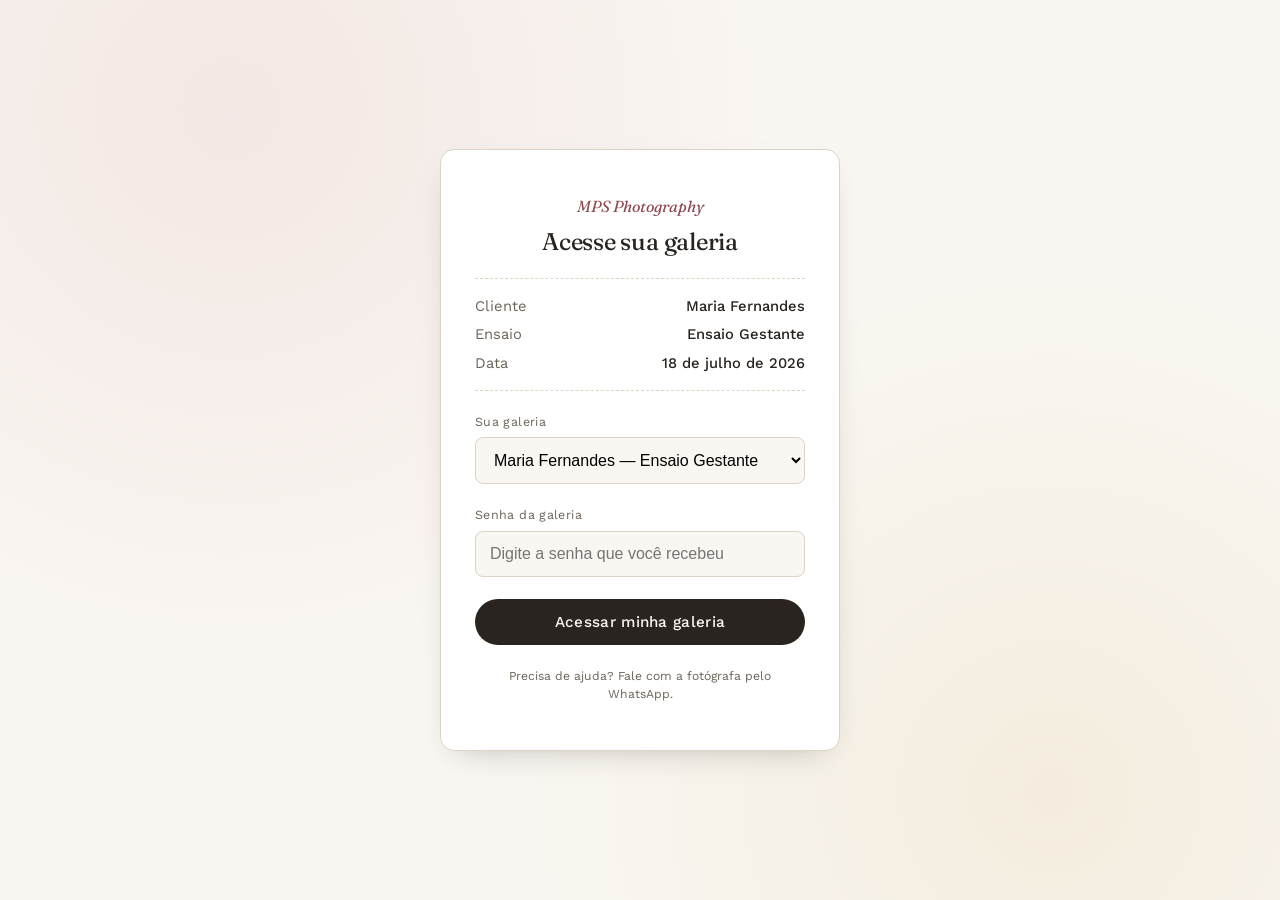
<file: index.html>
<!DOCTYPE html>
<html lang="pt-BR">
<head>
<meta charset="UTF-8">
<meta name="viewport" content="width=device-width, initial-scale=1.0">
<title>Acesse sua galeria</title>
<link rel="stylesheet" href="css/style.css">
</head>
<body>

<div class="access-screen">
  <div class="access-card">
    <div class="studio-mark" id="studioMark">MPS Photography</div>
    <h1>Acesse sua galeria</h1>

    <div class="access-meta" id="galleryMeta" style="display:none;">
      <div class="row"><span>Cliente</span><strong id="metaCliente">—</strong></div>
      <div class="row"><span>Ensaio</span><strong id="metaEnsaio">—</strong></div>
      <div class="row"><span>Data</span><strong id="metaData">—</strong></div>
    </div>

    <form id="accessForm">
      <div class="field" id="galleryPickerField">
        <label for="gallerySelect">Sua galeria</label>
        <select id="gallerySelect" style="width:100%;padding:13px 14px;border:1px solid var(--line);border-radius:8px;font-size:1rem;background:var(--paper);"></select>
      </div>

      <div class="field">
        <label for="senha">Senha da galeria</label>
        <input type="password" id="senha" placeholder="Digite a senha que você recebeu" required>
      </div>

      <button type="submit" class="btn">Acessar minha galeria</button>
      <p class="error-msg" id="errorMsg">Senha incorreta. Verifique e tente novamente.</p>
    </form>

    <p class="access-foot">Precisa de ajuda? Fale com a fotógrafa pelo WhatsApp.</p>
  </div>
</div>

<script src="js/data.js"></script>
<script>
  document.getElementById('studioMark').textContent = STUDIO_CONFIG.studioName;

  const select = document.getElementById('gallerySelect');
  const galleries = Store.getAll().filter(g => g.status === 'ativa');

  galleries.forEach(g => {
    const opt = document.createElement('option');
    opt.value = g.id;
    opt.textContent = `${g.clienteNome} — ${g.ensaioNome}`;
    select.appendChild(opt);
  });

  function updateMeta() {
    const g = galleries.find(x => x.id === select.value);
    if (!g) return;
    document.getElementById('galleryMeta').style.display = 'grid';
    document.getElementById('metaCliente').textContent = g.clienteNome;
    document.getElementById('metaEnsaio').textContent = g.ensaioNome;
    document.getElementById('metaData').textContent = new Date(g.data + 'T00:00:00')
      .toLocaleDateString('pt-BR', { day: '2-digit', month: 'long', year: 'numeric' });
  }
  select.addEventListener('change', updateMeta);
  if (galleries.length) updateMeta();

  // Permite pré-selecionar a galeria via link: index.html?g=gal-maria-gestante
  const params = new URLSearchParams(location.search);
  const preset = params.get('g');
  if (preset && galleries.some(g => g.id === preset)) {
    select.value = preset;
    updateMeta();
    document.getElementById('galleryPickerField').style.display = 'none';
  }

  document.getElementById('accessForm').addEventListener('submit', (e) => {
    e.preventDefault();
    const g = Store.getById(select.value);
    const senha = document.getElementById('senha').value.trim();
    const errorMsg = document.getElementById('errorMsg');

    if (!g || g.status !== 'ativa') {
      errorMsg.textContent = 'Esta galeria não está disponível no momento.';
      errorMsg.classList.add('show');
      return;
    }
    if (g.expiraEm && new Date(g.expiraEm) < new Date()) {
      errorMsg.textContent = 'O prazo para seleção desta galeria já encerrou.';
      errorMsg.classList.add('show');
      return;
    }
    if (senha !== g.senha) {
      errorMsg.textContent = 'Senha incorreta. Verifique e tente novamente.';
      errorMsg.classList.add('show');
      return;
    }
    sessionStorage.setItem('fotoalbum_sessao', g.id);
    window.location.href = 'galeria.html';
  });
</script>
</body>
</html>
</file>
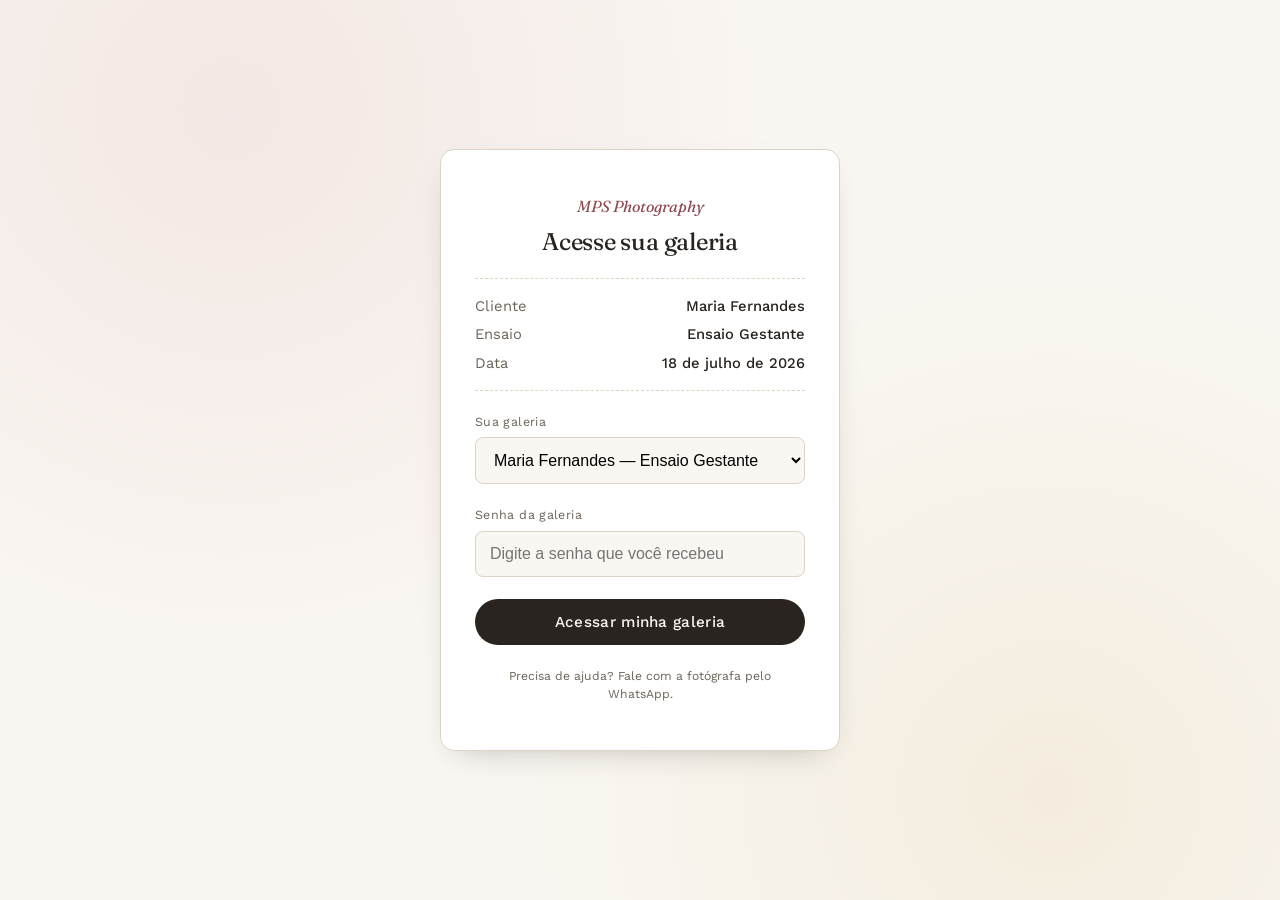
<file: galeria.html>
<!DOCTYPE html>
<html lang="pt-BR">
<head>
<meta charset="UTF-8">
<meta name="viewport" content="width=device-width, initial-scale=1.0">
<title>Escolha suas fotos</title>
<link rel="stylesheet" href="css/style.css">
</head>
<body>

<header class="gallery-header">
  <div class="container gallery-header-inner">
    <div class="greeting">
      <h1 id="greetTitle">Olá ❤️</h1>
      <p id="greetSubtitle">Escolha suas fotos favoritas</p>
    </div>
    <div id="counterPill" class="counter-pill mono">0 / 20</div>
  </div>
  <div class="container">
    <p id="priceInfo" class="price-info mono" style="display:none;"></p>
    <div class="limit-banner" id="limitBanner">
      Você já selecionou o número máximo de fotos permitido. Para trocar uma foto, remova outra da seleção primeiro.
    </div>
  </div>
</header>

<main class="roll-frame">
  <div class="container">
    <div class="section-label">
      <span class="eyebrow" id="sheetLabel">CONTACT SHEET</span>
    </div>
    <div class="contact-sheet" id="contactSheet"></div>
  </div>

  <div class="container">
    <div class="submit-bar">
      <div class="submit-bar-inner">
        <span id="submitHint">Selecione ao menos 1 foto para enviar</span>
        <button class="btn" id="submitBtn" disabled>Enviar minha seleção</button>
      </div>
    </div>
  </div>
</main>

<!-- Lightbox -->
<div class="lightbox" id="lightbox">
  <div class="lightbox-top">
    <span id="lightboxCounter">001 / 024</span>
    <button id="lightboxClose" aria-label="Fechar">✕</button>
  </div>
  <div class="lightbox-frame">
    <img id="lightboxImg" src="" alt="">
    <div class="lightbox-watermark" id="lightboxWatermark"></div>
  </div>
  <div class="lightbox-controls">
    <button class="lightbox-nav" id="lightboxPrev" aria-label="Foto anterior">‹</button>
    <button class="lightbox-heart" id="lightboxHeart">❤ Selecionar</button>
    <button class="lightbox-nav" id="lightboxNext" aria-label="Próxima foto">›</button>
  </div>
</div>

<!-- Modal de confirmação -->
<div class="modal-overlay" id="confirmModal">
  <div class="modal-box">
    <h3>Confirmar seleção</h3>
    <p id="confirmText">Você selecionou 0 fotos. Deseja enviar sua seleção?</p>
    <div class="modal-actions">
      <button class="btn secondary" id="confirmCancel">Voltar</button>
      <button class="btn" id="confirmSend">Enviar</button>
    </div>
  </div>
</div>

<!-- Modal de sucesso -->
<div class="modal-overlay" id="successModal">
  <div class="modal-box">
    <div class="success-icon">❤️</div>
    <h3>Quase lá!</h3>
    <p>Abrimos o WhatsApp com sua seleção pronta. É só conferir a mensagem e apertar enviar para concluir.</p>
    <div class="modal-actions">
      <button class="btn" id="successClose">Fechar</button>
    </div>
  </div>
</div>

<div class="toast" id="toast"></div>

<script src="js/data.js"></script>
<script src="js/app.js"></script>
</body>
</html>
</file>
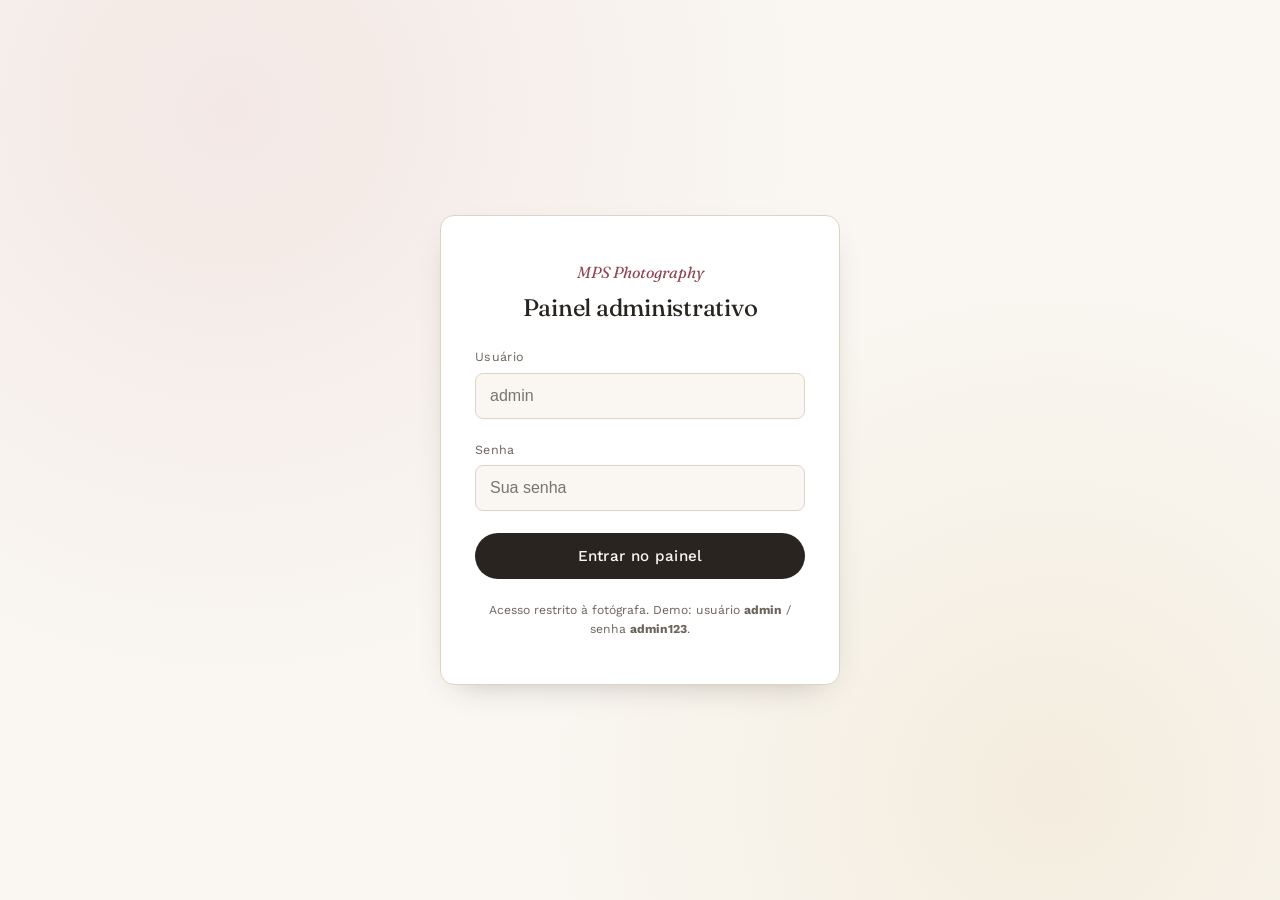
<file: admin/dashboard.html>
<!DOCTYPE html>
<html lang="pt-BR">
<head>
<meta charset="UTF-8">
<meta name="viewport" content="width=device-width, initial-scale=1.0">
<title>Painel — Visão geral</title>
<link rel="stylesheet" href="../css/style.css">
</head>
<body class="admin-shell">

<header class="admin-topbar">
  <div class="studio-mark display" id="studioMarkAdmin">MPS Photography</div>
  <nav class="admin-nav">
    <a href="dashboard.html" data-page="dashboard">Visão geral</a>
    <a href="galerias.html" data-page="galerias">Galerias</a>
    <a href="selecoes.html" data-page="selecoes">Seleções recebidas</a>
    <a href="#" onclick="logoutAdmin()">Sair</a>
  </nav>
</header>

<main class="admin-main">
  <div class="container">
    <div class="admin-head">
      <div>
        <h1>Visão geral</h1>
        <p>Resumo das suas galerias e seleções.</p>
      </div>
      <a href="galerias.html" class="btn small">+ Nova galeria</a>
    </div>

    <div class="stat-grid" id="statGrid"></div>

    <div class="section-label" style="margin-top:8px;">
      <span class="eyebrow">GALERIAS RECENTES</span>
    </div>
    <div class="table-card">
      <table id="recentTable">
        <thead>
          <tr><th>Cliente</th><th>Ensaio</th><th>Status</th><th>Seleção</th><th></th></tr>
        </thead>
        <tbody></tbody>
      </table>
    </div>
  </div>
</main>

<div class="toast" id="toast"></div>

<script src="../js/data.js"></script>
<script src="../js/admin.js"></script>
<script>
  adminGuard();
  renderAdminTopbar('dashboard');

  const galleries = Store.getAll();
  const totalClientes = new Set(galleries.map(g => g.clienteNome)).size;
  const totalGalerias = galleries.length;
  const totalAtivas = galleries.filter(g => g.status === 'ativa').length;
  const totalEnviadas = galleries.filter(g => g.selecaoEnviada).length;

  document.getElementById('statGrid').innerHTML = `
    <div class="stat-card"><div class="num display">${totalClientes}</div><div class="lbl">Clientes</div></div>
    <div class="stat-card"><div class="num display">${totalGalerias}</div><div class="lbl">Galerias</div></div>
    <div class="stat-card"><div class="num display">${totalAtivas}</div><div class="lbl">Galerias ativas</div></div>
    <div class="stat-card"><div class="num display">${totalEnviadas}</div><div class="lbl">Seleções recebidas</div></div>
  `;

  const tbody = document.querySelector('#recentTable tbody');
  if (!galleries.length) {
    tbody.innerHTML = `<tr><td colspan="5" class="empty-state">Nenhuma galeria cadastrada ainda.</td></tr>`;
  } else {
    galleries.slice().reverse().forEach(g => {
      const tr = document.createElement('tr');
      tr.innerHTML = `
        <td>${g.clienteNome}</td>
        <td>${g.ensaioNome}</td>
        <td><span class="badge ${g.status === 'ativa' ? '' : 'inactive'}">${g.status === 'ativa' ? 'Ativa' : 'Inativa'}</span></td>
        <td>${g.selecaoEnviada ? `<span class="badge">Enviada</span>` : `<span class="badge pending">${g.selecao.length}/${g.limiteFotos} em andamento</span>`}</td>
        <td class="row-actions"><a href="galerias.html?id=${g.id}">Ver</a></td>
      `;
      tbody.appendChild(tr);
    });
  }
</script>
</body>
</html>
</file>
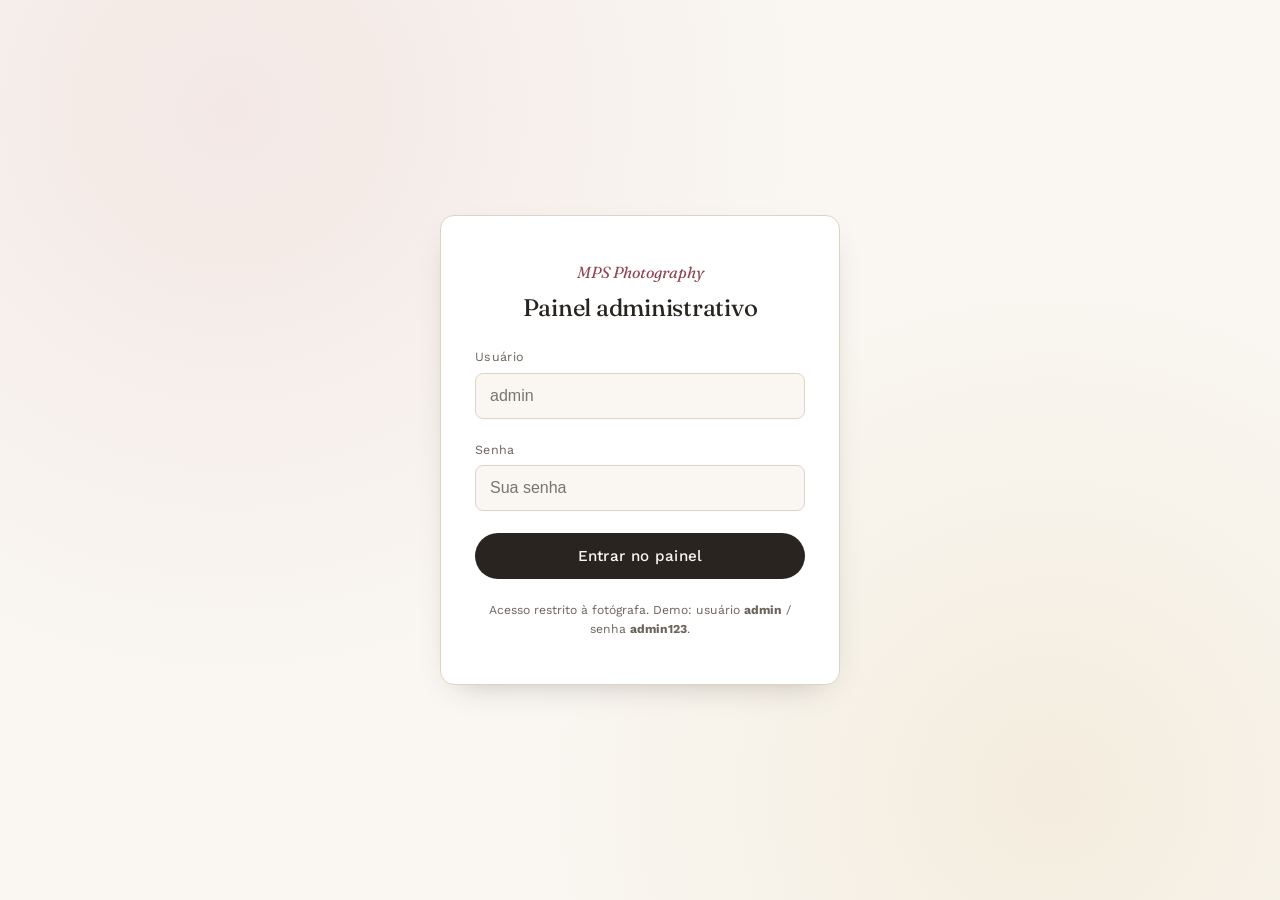
<file: admin/galerias.html>
<!DOCTYPE html>
<html lang="pt-BR">
<head>
<meta charset="UTF-8">
<meta name="viewport" content="width=device-width, initial-scale=1.0">
<title>Painel — Galerias</title>
<link rel="stylesheet" href="../css/style.css">
</head>
<body class="admin-shell">

<header class="admin-topbar">
  <div class="studio-mark display" id="studioMarkAdmin">MPS Photography</div>
  <nav class="admin-nav">
    <a href="dashboard.html" data-page="dashboard">Visão geral</a>
    <a href="galerias.html" data-page="galerias">Galerias</a>
    <a href="selecoes.html" data-page="selecoes">Seleções recebidas</a>
    <a href="#" onclick="logoutAdmin()">Sair</a>
  </nav>
</header>

<main class="admin-main">
  <div class="container">

    <!-- ===== LISTA ===== -->
    <div id="listView">
      <div class="admin-head">
        <div>
          <h1>Galerias</h1>
          <p>Cadastre uma galeria para cada ensaio e compartilhe o acesso com a cliente.</p>
        </div>
        <button class="btn small" id="newGalleryBtn">+ Nova galeria</button>
      </div>

      <div class="table-card">
        <table>
          <thead>
            <tr><th>Cliente</th><th>Ensaio</th><th>Data</th><th>Limite</th><th>Status</th><th>Seleção</th><th></th></tr>
          </thead>
          <tbody id="galleryTableBody"></tbody>
        </table>
      </div>
    </div>

    <!-- ===== FORMULÁRIO (cadastrar/editar) ===== -->
    <div id="formView" style="display:none;">
      <div class="admin-head">
        <div>
          <h1 id="formTitle">Nova galeria</h1>
          <p>Preencha os dados do ensaio e da cliente.</p>
        </div>
        <button class="btn secondary small" id="backToListFromForm">← Voltar</button>
      </div>

      <div class="panel">
        <form id="galleryForm">
          <input type="hidden" id="fId">
          <div class="form-grid">
            <div class="field"><label>Nome da cliente</label><input type="text" id="fCliente" required></div>
            <div class="field"><label>Nome do ensaio</label><input type="text" id="fEnsaio" required></div>
            <div class="field"><label>Data do ensaio</label><input type="date" id="fData" required></div>
            <div class="field"><label>Senha da galeria</label><input type="text" id="fSenha" required></div>
            <div class="field"><label>Quantidade de fotos que a cliente pode escolher</label><input type="number" id="fLimite" min="1" value="20" required></div>
            <div class="field"><label>Valor do pacote base, em R$ (opcional)</label><input type="text" id="fValorPacote" placeholder="Ex: 100"></div>
            <div class="field"><label>Valor por foto extra, além do limite, em R$ (opcional)</label><input type="text" id="fValorExtra" placeholder="Ex: 5"></div>
            <div class="field"><label>Data de expiração (opcional)</label><input type="date" id="fExpira"></div>
            <div class="field full checkbox-row">
              <input type="checkbox" id="fAtiva" checked style="width:18px;height:18px;">
              <label for="fAtiva" style="margin:0;">Galeria ativa (visível para a cliente)</label>
            </div>
          </div>

          <div class="section-label" style="margin-top:24px;"><span class="eyebrow">FOTOS DO ENSAIO</span></div>
          <div class="form-grid">
            <div class="field full">
              <label>Adicionar fotos (cole um ou vários links, um por linha)</label>
              <textarea id="fNewPhotoUrls" rows="4" placeholder="https://...
https://...
https://..." style="width:100%; padding:13px 14px; border:1px solid var(--line); border-radius:8px; font-size:.92rem; background:var(--paper); color:var(--ink); font-family:'JetBrains Mono',monospace; resize:vertical;"></textarea>
            </div>
            <div class="field full">
              <button type="button" class="btn small secondary" id="addPhotoBtn">+ Adicionar fotos</button>
            </div>
          </div>
          <p style="font-size:.8rem; color:var(--ink-soft); margin:8px 0 0;">
            Cole quantos links quiser, um em cada linha, e toque em "Adicionar fotos" uma vez só. Depois,
            toque nas fotos abaixo para marcar quais pertencem a este ensaio. Fotos adicionadas ficam
            disponíveis para reutilizar em outras galerias também.
          </p>
          <div class="selection-frames" id="photoLibraryGrid" style="margin-top:12px;"></div>

          <button type="submit" class="btn small" style="margin-top:20px;">Salvar galeria</button>
        </form>
      </div>
    </div>

    <!-- ===== DETALHE ===== -->
    <div id="detailView" style="display:none;">
      <div class="admin-head">
        <div>
          <h1 id="detailTitle">Galeria</h1>
          <p id="detailSubtitle"></p>
        </div>
        <div class="row-actions">
          <button class="btn secondary small" id="backToListFromDetail">← Voltar</button>
          <button class="btn secondary small" id="editFromDetail">Editar</button>
        </div>
      </div>

      <div class="stat-grid" id="detailStats"></div>

      <div class="panel">
        <div class="section-label"><span class="eyebrow">COMPARTILHAR ACESSO</span></div>
        <div class="row-actions">
          <button class="btn small secondary" id="copyLinkBtn">Copiar link da galeria</button>
          <a class="btn small secondary" id="whatsappBtn" target="_blank" rel="noopener">Compartilhar no WhatsApp</a>
        </div>
      </div>

      <div class="panel" id="selectionPanel" style="display:none;">
        <div class="section-label"><span class="eyebrow">FOTOS SELECIONADAS</span></div>
        <div class="selection-frames" id="selectionFrames"></div>
        <button class="btn small secondary" id="copySelectionBtn" style="margin-top:16px;">Copiar seleção</button>
      </div>
    </div>

  </div>
</main>

<div class="toast" id="toast"></div>

<script src="../js/data.js"></script>
<script src="../js/admin.js"></script>
<script>
  adminGuard();
  renderAdminTopbar('galerias');

  const listView = document.getElementById('listView');
  const formView = document.getElementById('formView');
  const detailView = document.getElementById('detailView');

  function showOnly(view) {
    [listView, formView, detailView].forEach(v => v.style.display = 'none');
    view.style.display = 'block';
  }

  function renderList() {
    const galleries = Store.getAll();
    const tbody = document.getElementById('galleryTableBody');
    if (!galleries.length) {
      tbody.innerHTML = `<tr><td colspan="7" class="empty-state">Nenhuma galeria cadastrada. Clique em "Nova galeria" para começar.</td></tr>`;
      return;
    }
    tbody.innerHTML = '';
    galleries.slice().reverse().forEach(g => {
      const tr = document.createElement('tr');
      tr.innerHTML = `
        <td>${g.clienteNome}</td>
        <td>${g.ensaioNome}</td>
        <td>${fmtDate(g.data)}</td>
        <td class="mono">${g.limiteFotos}</td>
        <td><span class="badge ${g.status === 'ativa' ? '' : 'inactive'}">${g.status === 'ativa' ? 'Ativa' : 'Inativa'}</span></td>
        <td>${g.selecaoEnviada ? `<span class="badge">Enviada</span>` : `<span class="badge pending">${g.selecao.length}/${g.limiteFotos}</span>`}</td>
        <td class="row-actions">
          <button data-id="${g.id}" class="viewBtn">Ver</button>
          <button data-id="${g.id}" class="editBtn">Editar</button>
          <button data-id="${g.id}" class="delBtn">Excluir</button>
        </td>
      `;
      tbody.appendChild(tr);
    });
    tbody.querySelectorAll('.viewBtn').forEach(b => b.addEventListener('click', () => openDetail(b.dataset.id)));
    tbody.querySelectorAll('.editBtn').forEach(b => b.addEventListener('click', () => openForm(b.dataset.id)));
    tbody.querySelectorAll('.delBtn').forEach(b => b.addEventListener('click', () => {
      if (confirm('Excluir esta galeria? Essa ação não pode ser desfeita.')) {
        Store.remove(b.dataset.id);
        renderList();
      }
    }));
  }

  /* ---------- Formulário ---------- */
  let currentFotoIds = new Set();

  function renderPhotoGrid() {
    const grid = document.getElementById('photoLibraryGrid');
    const photos = PhotoProvider.getAllPhotos();
    if (!photos.length) {
      grid.innerHTML = `<p style="font-size:.82rem;color:var(--ink-soft);">Nenhuma foto na biblioteca ainda. Cole um link acima para adicionar a primeira.</p>`;
      return;
    }
    grid.innerHTML = photos.map(p => `
      <div class="mini selectable ${currentFotoIds.has(p.id) ? 'checked' : ''}" data-id="${p.id}">
        <img src="${p.url}" alt="Foto ${p.numero}">
        <span>#${p.numero}</span>
        <span class="mini-check">✓</span>
      </div>
    `).join('');
    grid.querySelectorAll('.mini.selectable').forEach(el => {
      el.addEventListener('click', () => {
        const id = el.dataset.id;
        if (currentFotoIds.has(id)) currentFotoIds.delete(id); else currentFotoIds.add(id);
        el.classList.toggle('checked');
      });
    });
  }

  document.getElementById('addPhotoBtn').addEventListener('click', () => {
    const textarea = document.getElementById('fNewPhotoUrls');
    const linhas = textarea.value.split('\n').map(l => l.trim()).filter(Boolean);
    if (!linhas.length) { showAdminToast('Cole ao menos um link antes de adicionar'); return; }

    let adicionadas = 0;
    linhas.forEach(url => {
      const photo = PhotoLibrary.add(url);
      currentFotoIds.add(photo.id);
      adicionadas++;
    });

    textarea.value = '';
    renderPhotoGrid();
    showAdminToast(`${adicionadas} foto${adicionadas > 1 ? 's' : ''} adicionada${adicionadas > 1 ? 's' : ''}`);
  });

  function openForm(id) {
    const g = id ? Store.getById(id) : null;
    document.getElementById('formTitle').textContent = g ? 'Editar galeria' : 'Nova galeria';
    document.getElementById('fId').value = g ? g.id : '';
    document.getElementById('fCliente').value = g ? g.clienteNome : '';
    document.getElementById('fEnsaio').value = g ? g.ensaioNome : '';
    document.getElementById('fData').value = g ? g.data : '';
    document.getElementById('fSenha').value = g ? g.senha : '';
    document.getElementById('fLimite').value = g ? g.limiteFotos : 20;
    document.getElementById('fValorPacote').value = g ? (g.valorPacote || '') : '';
    document.getElementById('fValorExtra').value = g ? (g.valorFotoExtra || '') : '';
    document.getElementById('fExpira').value = g ? g.expiraEm : '';
    document.getElementById('fAtiva').checked = g ? g.status === 'ativa' : true;
    currentFotoIds = new Set(g ? g.fotoIds : []);
    renderPhotoGrid();
    showOnly(formView);
  }

  document.getElementById('newGalleryBtn').addEventListener('click', () => openForm(null));
  document.getElementById('backToListFromForm').addEventListener('click', () => { renderList(); showOnly(listView); });
  document.getElementById('backToListFromDetail').addEventListener('click', () => { renderList(); showOnly(listView); });

  document.getElementById('galleryForm').addEventListener('submit', (e) => {
    e.preventDefault();
    const id = document.getElementById('fId').value;
    const existing = id ? Store.getById(id) : null;

    if (currentFotoIds.size === 0) {
      showAdminToast('Marque ao menos 1 foto para esta galeria');
      return;
    }

    const gallery = {
      id: id || uid('gal'),
      clienteNome: document.getElementById('fCliente').value.trim(),
      ensaioNome: document.getElementById('fEnsaio').value.trim(),
      data: document.getElementById('fData').value,
      senha: document.getElementById('fSenha').value.trim(),
      limiteFotos: parseInt(document.getElementById('fLimite').value, 10) || 20,
      valorPacote: document.getElementById('fValorPacote').value.trim(),
      valorFotoExtra: document.getElementById('fValorExtra').value.trim(),
      status: document.getElementById('fAtiva').checked ? 'ativa' : 'inativa',
      expiraEm: document.getElementById('fExpira').value || '',
      fotoIds: Array.from(currentFotoIds),
      selecao: existing ? existing.selecao : [],
      selecaoEnviada: existing ? existing.selecaoEnviada : false
    };
    Store.save(gallery);
    showAdminToast('Galeria salva com sucesso');
    renderList();
    openDetail(gallery.id);
  });

  /* ---------- Detalhe ---------- */
  function openDetail(id) {
    const g = Store.getById(id);
    if (!g) { showOnly(listView); return; }

    document.getElementById('detailTitle').textContent = `${g.clienteNome} — ${g.ensaioNome}`;
    document.getElementById('detailSubtitle').textContent = `Ensaio em ${fmtDate(g.data)}`;

    const extraCount = Math.max(0, g.selecao.length - g.limiteFotos);
    const valorPacoteNum = parseFloat(String(g.valorPacote || '').replace(',', '.'));
    const valorExtraNum = parseFloat(String(g.valorFotoExtra || '').replace(',', '.')) || 0;
    const totalTxt = !isNaN(valorPacoteNum)
      ? `R$ ${(valorPacoteNum + extraCount * valorExtraNum).toFixed(2).replace('.', ',')}`
      : '—';
    document.getElementById('detailStats').innerHTML = `
      <div class="stat-card"><div class="num display">${g.fotoIds.length}</div><div class="lbl">Fotos no acervo</div></div>
      <div class="stat-card"><div class="num display">${g.selecao.length}</div><div class="lbl">Selecionadas</div></div>
      <div class="stat-card"><div class="num display">${g.limiteFotos}</div><div class="lbl">Limite permitido</div></div>
      <div class="stat-card"><div class="num display">${extraCount}</div><div class="lbl">Fotos extras${g.valorFotoExtra ? ' · R$ ' + g.valorFotoExtra + '/un' : ''}</div></div>
      <div class="stat-card"><div class="num display">${totalTxt}</div><div class="lbl">Valor total estimado</div></div>
    `;

    document.getElementById('editFromDetail').onclick = () => openForm(g.id);
    document.getElementById('copyLinkBtn').onclick = () =>
      copyToClipboard(`${location.origin}${location.pathname.replace(/admin\/.*/, '')}index.html?g=${g.id}`);
    document.getElementById('whatsappBtn').href = whatsappLink(g);

    const selPanel = document.getElementById('selectionPanel');
    const selFrames = document.getElementById('selectionFrames');
    if (g.selecao.length) {
      selPanel.style.display = 'block';
      const photos = PhotoProvider.getPhotos(g.selecao);
      selFrames.innerHTML = photos.map(p => `
        <div class="mini"><img src="${p.url}" alt="Foto ${p.numero}"><span>#${p.numero}</span></div>
      `).join('');
      document.getElementById('copySelectionBtn').onclick = () =>
        copyToClipboard(g.selecao.map(n => `#${n}`).join(', '));
    } else {
      selPanel.style.display = 'none';
    }

    showOnly(detailView);
  }

  renderList();

  const params = new URLSearchParams(location.search);
  const openId = params.get('id');
  if (openId) openDetail(openId);
</script>
</body>
</html>
</file>
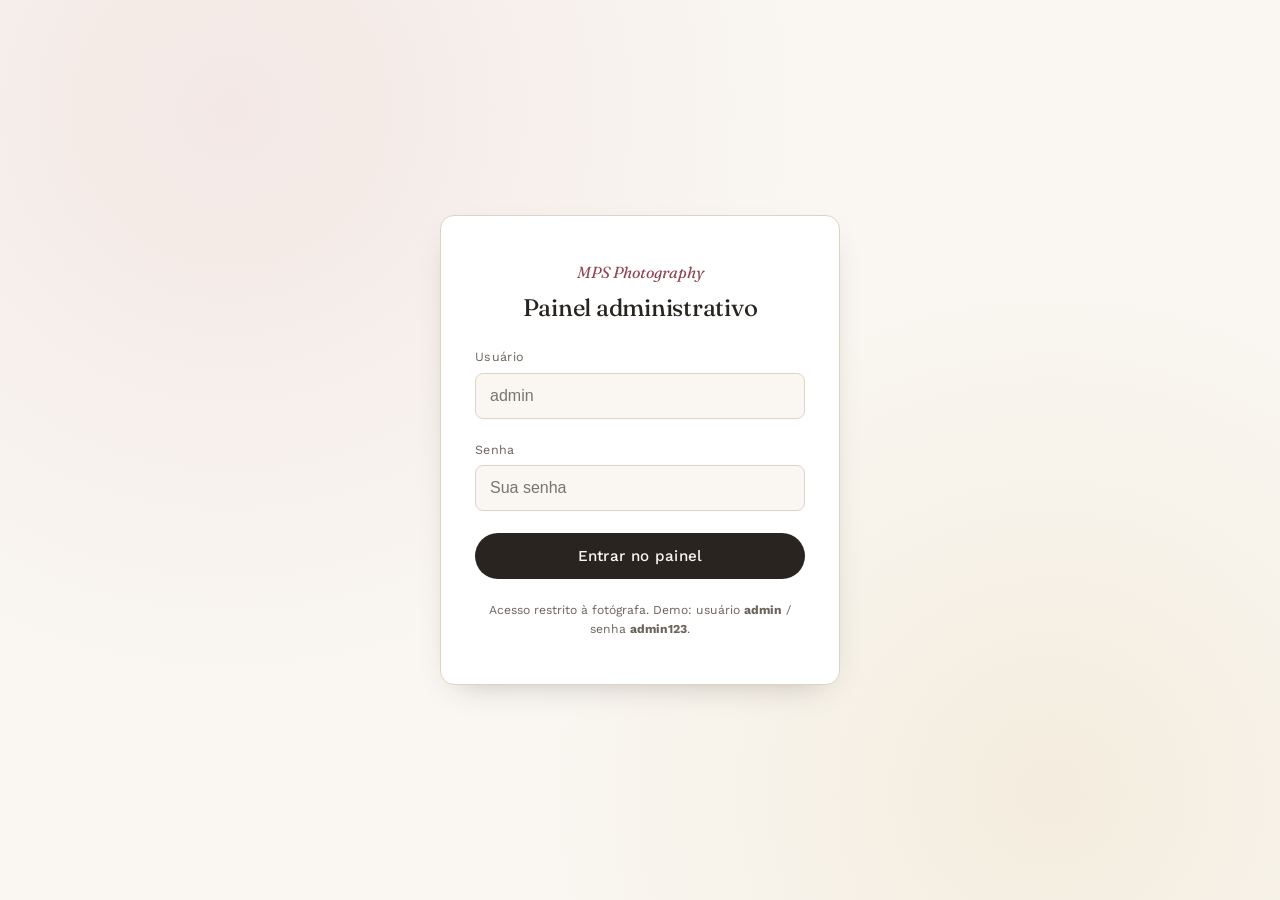
<file: admin/login.html>
<!DOCTYPE html>
<html lang="pt-BR">
<head>
<meta charset="UTF-8">
<meta name="viewport" content="width=device-width, initial-scale=1.0">
<title>Painel administrativo — acesso</title>
<link rel="stylesheet" href="../css/style.css">
</head>
<body>

<div class="access-screen">
  <div class="access-card">
    <div class="studio-mark" id="studioMark">MPS Photography</div>
    <h1>Painel administrativo</h1>
    <form id="loginForm">
      <div class="field">
        <label for="user">Usuário</label>
        <input type="text" id="user" placeholder="admin" required>
      </div>
      <div class="field">
        <label for="pass">Senha</label>
        <input type="password" id="pass" placeholder="Sua senha" required>
      </div>
      <button type="submit" class="btn">Entrar no painel</button>
      <p class="error-msg" id="errorMsg">Usuário ou senha incorretos.</p>
    </form>
    <p class="access-foot">Acesso restrito à fotógrafa. Demo: usuário <strong>admin</strong> / senha <strong>admin123</strong>.</p>
  </div>
</div>

<script src="../js/data.js"></script>
<script>
  document.getElementById('studioMark').textContent = STUDIO_CONFIG.studioName;

  document.getElementById('loginForm').addEventListener('submit', (e) => {
    e.preventDefault();
    const user = document.getElementById('user').value.trim();
    const pass = document.getElementById('pass').value.trim();
    const errorMsg = document.getElementById('errorMsg');

    // Nota de segurança: esta checagem simples serve apenas para a demo
    // com dados mockados. Numa versão real, a autenticação deve ocorrer
    // num backend, nunca comparando senha em texto puro no frontend.
    if (user === 'admin' && pass === 'admin123') {
      sessionStorage.setItem('fotoalbum_admin', '1');
      window.location.href = 'dashboard.html';
    } else {
      errorMsg.classList.add('show');
    }
  });
</script>
</body>
</html>
</file>
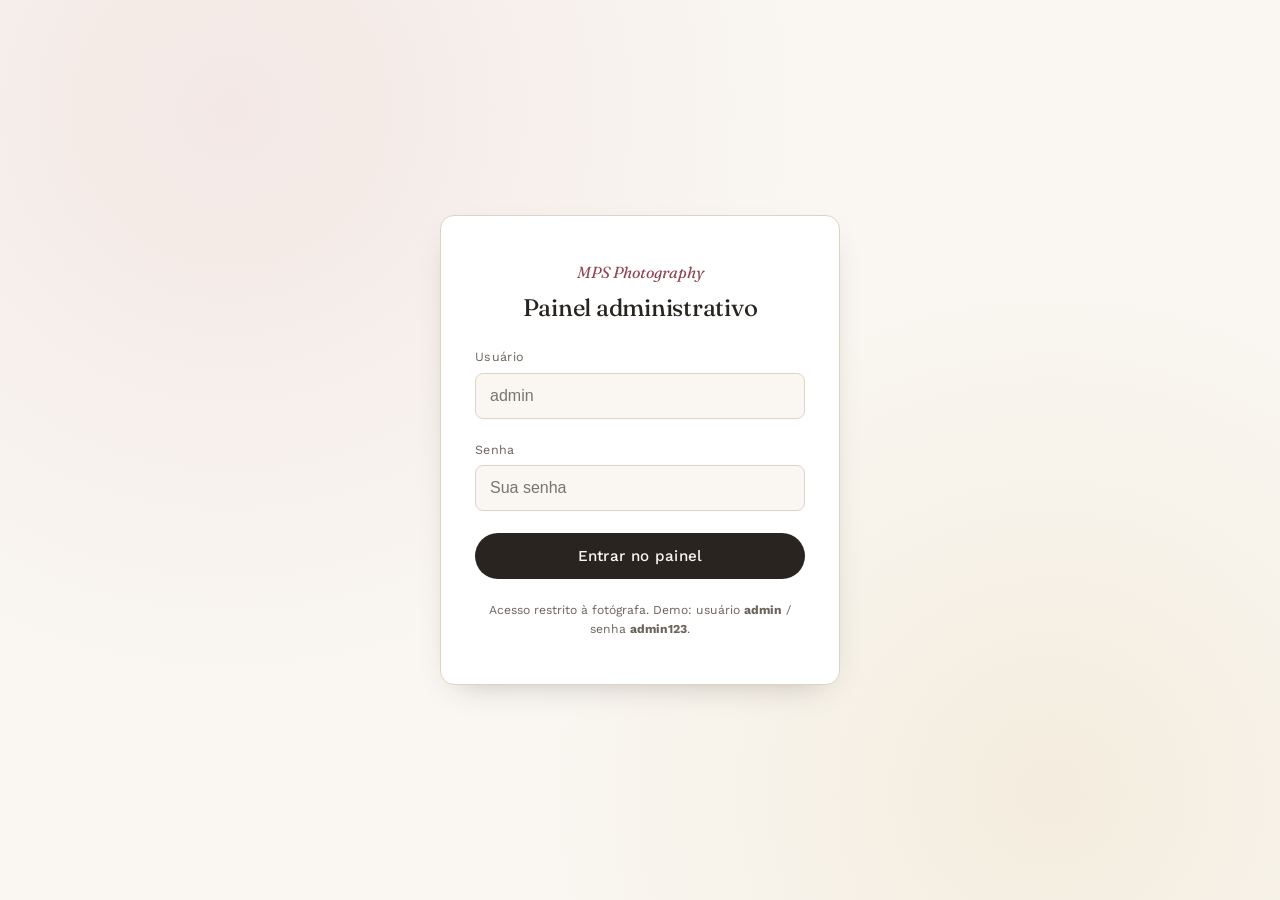
<file: admin/selecoes.html>
<!DOCTYPE html>
<html lang="pt-BR">
<head>
<meta charset="UTF-8">
<meta name="viewport" content="width=device-width, initial-scale=1.0">
<title>Painel — Seleções recebidas</title>
<link rel="stylesheet" href="../css/style.css">
</head>
<body class="admin-shell">

<header class="admin-topbar">
  <div class="studio-mark display" id="studioMarkAdmin">MPS Photography</div>
  <nav class="admin-nav">
    <a href="dashboard.html" data-page="dashboard">Visão geral</a>
    <a href="galerias.html" data-page="galerias">Galerias</a>
    <a href="selecoes.html" data-page="selecoes">Seleções recebidas</a>
    <a href="#" onclick="logoutAdmin()">Sair</a>
  </nav>
</header>

<main class="admin-main">
  <div class="container">
    <div class="admin-head">
      <div>
        <h1>Seleções recebidas</h1>
        <p>Fotos escolhidas por cada cliente, prontas para edição e entrega.</p>
      </div>
    </div>

    <div id="selectionsList"></div>
  </div>
</main>

<div class="toast" id="toast"></div>

<script src="../js/data.js"></script>
<script src="../js/admin.js"></script>
<script>
  adminGuard();
  renderAdminTopbar('selecoes');

  const container = document.getElementById('selectionsList');
  const galleries = Store.getAll().filter(g => g.selecao && g.selecao.length > 0);

  if (!galleries.length) {
    container.innerHTML = `<div class="panel empty-state">
      <div class="display">Nenhuma seleção recebida ainda</div>
      <p>Assim que uma cliente enviar a seleção da galeria dela, ela aparecerá aqui.</p>
    </div>`;
  } else {
    galleries.slice().reverse().forEach(g => {
      const photos = PhotoProvider.getPhotos(g.selecao);
      const panel = document.createElement('div');
      panel.className = 'panel';
      const extraCount = Math.max(0, g.selecao.length - g.limiteFotos);
      const extraIds = new Set(g.selecao.slice(g.limiteFotos));
      panel.innerHTML = `
        <div class="admin-head" style="margin-bottom:14px;">
          <div>
            <h3 class="display" style="font-size:1.2rem;">${g.clienteNome} — ${g.ensaioNome}</h3>
            <p style="color:var(--ink-soft); font-size:.85rem; margin:4px 0 0;">
              Limite: ${g.limiteFotos} fotos · Selecionadas: ${g.selecao.length}
              ${extraCount > 0 ? ` · <span class="badge pending">${extraCount} extra${extraCount > 1 ? 's' : ''}${g.valorFotoExtra ? ' · R$ ' + g.valorFotoExtra + '/un' : ''}</span>` : ''}
              ${g.selecaoEnviada ? ' · <span class="badge">Enviada</span>' : ' · <span class="badge pending">Em andamento</span>'}
            </p>
          </div>
          <div class="row-actions">
            <button class="btn small secondary" data-copy="${g.selecao.join(',')}">Copiar seleção</button>
            <a class="btn small secondary" href="${whatsappLink(g)}" target="_blank" rel="noopener">Compartilhar no WhatsApp</a>
          </div>
        </div>
        <div class="selection-frames">
          ${photos.map(p => `<div class="mini"><img src="${p.url}" alt="Foto ${p.numero}">${extraIds.has(p.id) ? '<span style="background:var(--brass);">EXTRA</span>' : `<span>#${p.numero}</span>`}</div>`).join('')}
        </div>
      `;
      panel.querySelector('[data-copy]').addEventListener('click', (e) => {
        const nums = e.target.dataset.copy.split(',').map(n => `#${n}`).join(', ');
        copyToClipboard(nums);
      });
      container.appendChild(panel);
    });
  }
</script>
</body>
</html>
</file>
<file: css/style.css>
/* =========================================================
   FOTOALBUM — sistema de design
   Paleta:   #FAF7F2 papel   #29241F tinta   #B3616B rosa-vinho
             #C7A252 latão   #EFE9E0 sombra clara
   Tipografia: "Fraunces" (display, serifada e expressiva)
                "Work Sans" (texto)
                "JetBrains Mono" (números de frame / dados)
   Assinatura: grade estilo "contact sheet" de laboratório
   fotográfico — cada foto numerada como um fotograma de filme.
   ========================================================= */

@import url('https://fonts.googleapis.com/css2?family=Fraunces:ital,opsz,wght@0,9..144,300;0,9..144,450;0,9..144,600;1,9..144,450&family=Work+Sans:wght@300;400;500;600&family=JetBrains+Mono:wght@400;500&display=swap');

:root{
  --paper:      #FAF7F2;
  --paper-dim:  #EFE9E0;
  --ink:        #29241F;
  --ink-soft:   #6b6459;
  --wine:       #B3616B;
  --wine-deep:  #8f4750;
  --brass:      #C7A252;
  --line:       #ddd4c6;
  --radius:     14px;
  --radius-sm:  8px;
  --shadow:     0 12px 32px -18px rgba(41,36,31,.35);
  --ease:       cubic-bezier(.22,.68,.32,1);
}

*{box-sizing:border-box;}
html{-webkit-text-size-adjust:100%;}
body{
  margin:0;
  background:var(--paper);
  color:var(--ink);
  font-family:'Work Sans',sans-serif;
  font-weight:400;
  line-height:1.5;
  -webkit-font-smoothing:antialiased;
}
h1,h2,h3,.display{
  font-family:'Fraunces',serif;
  font-weight:450;
  letter-spacing:-.01em;
  margin:0;
}
.mono{font-family:'JetBrains Mono',monospace; letter-spacing:.02em;}
a{color:inherit;}
button{font-family:inherit;}
img{max-width:100%;display:block;}

/* respeita usuários que preferem menos movimento */
@media (prefers-reduced-motion: reduce){
  *{animation-duration:.001ms !important; transition-duration:.001ms !important;}
}

/* foco visível para acessibilidade */
a:focus-visible, button:focus-visible, input:focus-visible{
  outline:2px solid var(--wine);
  outline-offset:3px;
}

/* ---------- utilitários ---------- */
.container{max-width:1180px; margin:0 auto; padding:0 24px;}
.eyebrow{
  font-family:'JetBrains Mono',monospace;
  font-size:.72rem;
  letter-spacing:.16em;
  text-transform:uppercase;
  color:var(--wine-deep);
}

/* ---------- tela de acesso (login) ---------- */
.access-screen{
  min-height:100vh;
  display:flex;
  align-items:center;
  justify-content:center;
  padding:28px 18px;
  position:relative;
  background:
    radial-gradient(circle at 18% 12%, rgba(179,97,107,.10), transparent 45%),
    radial-gradient(circle at 82% 88%, rgba(199,162,82,.12), transparent 40%),
    var(--paper);
}
.access-card{
  width:100%;
  max-width:400px;
  background:#fff;
  border:1px solid var(--line);
  border-radius:var(--radius);
  box-shadow:var(--shadow);
  padding:44px 34px 34px;
  text-align:center;
  animation:rise .6s var(--ease) both;
}
@keyframes rise{from{opacity:0; transform:translateY(14px);} to{opacity:1; transform:none;}}

.studio-mark{
  font-family:'Fraunces',serif;
  font-style:italic;
  font-size:1rem;
  color:var(--wine-deep);
  margin-bottom:6px;
}
.access-card h1{font-size:1.5rem; margin-top:2px;}
.access-meta{
  margin-top:18px;
  padding:16px 0;
  border-top:1px dashed var(--line);
  border-bottom:1px dashed var(--line);
  display:grid;
  gap:6px;
  text-align:left;
  font-size:.92rem;
  color:var(--ink-soft);
}
.access-meta strong{color:var(--ink); font-weight:500;}
.access-meta .row{display:flex; justify-content:space-between; gap:12px;}

.field{margin-top:22px; text-align:left;}
.field label{
  display:block; font-size:.78rem; color:var(--ink-soft);
  margin-bottom:6px; letter-spacing:.03em;
}
.field input{
  width:100%;
  padding:13px 14px;
  border:1px solid var(--line);
  border-radius:var(--radius-sm);
  font-size:1rem;
  background:var(--paper);
  color:var(--ink);
  transition:border-color .2s var(--ease), background .2s var(--ease);
}
.field input:focus{border-color:var(--wine); background:#fff;}

.btn{
  display:inline-flex; align-items:center; justify-content:center; gap:8px;
  width:100%;
  padding:14px 18px;
  margin-top:22px;
  border:none;
  border-radius:999px;
  background:var(--ink);
  color:var(--paper);
  font-size:.95rem;
  font-weight:500;
  letter-spacing:.02em;
  cursor:pointer;
  transition:transform .18s var(--ease), background .2s var(--ease), box-shadow .2s var(--ease);
}
.btn:hover{background:var(--wine-deep); transform:translateY(-1px);}
.btn:active{transform:translateY(0);}
.btn.secondary{background:transparent; color:var(--ink); border:1px solid var(--line);}
.btn.secondary:hover{background:var(--paper-dim); color:var(--ink);}
.btn.small{width:auto; padding:9px 16px; font-size:.82rem; margin-top:0;}
.btn:disabled{opacity:.45; cursor:not-allowed; transform:none;}

.error-msg{
  margin-top:14px; font-size:.85rem; color:var(--wine-deep);
  display:none;
}
.error-msg.show{display:block; animation:shake .35s;}
@keyframes shake{ 20%,60%{transform:translateX(-4px);} 40%,80%{transform:translateX(4px);} }

.access-foot{margin-top:22px; font-size:.76rem; color:var(--ink-soft);}
.access-foot a{color:var(--wine-deep); text-decoration:none; border-bottom:1px dotted var(--wine-deep);}

/* ---------- galeria (cliente) ---------- */
.gallery-header{
  position:sticky; top:0; z-index:20;
  background:rgba(250,247,242,.92);
  backdrop-filter:blur(10px);
  border-bottom:1px solid var(--line);
  padding:16px 0;
}
.gallery-header-inner{
  display:flex; align-items:center; justify-content:space-between; gap:16px; flex-wrap:wrap;
}
.greeting h1{font-size:clamp(1.3rem,3vw,1.7rem);}
.greeting p{margin:2px 0 0; color:var(--ink-soft); font-size:.9rem;}
.counter-pill{
  font-family:'JetBrains Mono',monospace;
  font-size:.85rem;
  background:var(--ink);
  color:var(--paper);
  padding:9px 16px;
  border-radius:999px;
  white-space:nowrap;
  transition:background .25s var(--ease);
}
.counter-pill.full{background:var(--wine-deep);}

.limit-banner{
  display:none;
  margin:14px 0 0;
  padding:12px 16px;
  background:#fbeaea;
  border:1px solid #e7c3c6;
  color:var(--wine-deep);
  border-radius:var(--radius-sm);
  font-size:.86rem;
}
.limit-banner.show{display:block; animation:rise .4s var(--ease);}

.price-info{
  margin:12px 0 0;
  font-size:.82rem;
  color:var(--ink-soft);
}
.price-info strong{color:var(--ink); font-size:.95rem;}

.roll-frame{ padding:26px 0 70px; }
.section-label{
  display:flex; align-items:baseline; gap:10px; margin-bottom:18px;
}
.section-label .eyebrow{white-space:nowrap;}
.section-label::after{content:""; flex:1; height:1px; background:var(--line);}

.contact-sheet{
  display:grid;
  grid-template-columns:repeat(2,1fr);
  gap:10px 10px;
}
@media(min-width:640px){ .contact-sheet{grid-template-columns:repeat(3,1fr); gap:16px;} }
@media(min-width:900px){ .contact-sheet{grid-template-columns:repeat(4,1fr);} }
@media(min-width:1200px){ .contact-sheet{grid-template-columns:repeat(6,1fr);} }

.frame{
  position:relative;
  background:var(--ink);
  border-radius:var(--radius-sm);
  overflow:hidden;
  cursor:pointer;
  aspect-ratio:1/1.15;
  animation:rise .5s var(--ease) both;
}
.frame img{width:100%; height:100%; object-fit:cover; opacity:.94; transition:transform .5s var(--ease), opacity .3s;
  -webkit-user-select:none; user-select:none; -webkit-user-drag:none;
}
.frame::after{
  content:"PROVA";
  position:absolute; inset:0;
  display:flex; align-items:center; justify-content:center;
  font-family:'JetBrains Mono',monospace;
  font-size:1.1rem;
  font-weight:500;
  letter-spacing:.3em;
  color:rgba(255,255,255,.35);
  transform:rotate(-28deg);
  pointer-events:none;
  mix-blend-mode:overlay;
  text-shadow:0 1px 2px rgba(0,0,0,.3);
}
.frame:hover img{transform:scale(1.045); opacity:1;}
.frame-number{
  position:absolute; top:8px; left:9px;
  font-family:'JetBrains Mono',monospace;
  font-size:.68rem;
  color:#fff;
  background:rgba(0,0,0,.35);
  padding:2px 7px;
  border-radius:999px;
  letter-spacing:.03em;
}
.frame-heart{
  position:absolute; bottom:8px; right:8px;
  width:34px; height:34px;
  border-radius:50%;
  border:none;
  background:rgba(255,255,255,.88);
  color:var(--ink-soft);
  display:flex; align-items:center; justify-content:center;
  font-size:1.05rem;
  cursor:pointer;
  transition:transform .18s var(--ease), background .2s, color .2s;
}
.frame-heart:hover{transform:scale(1.08);}
.frame.selected .frame-heart{background:var(--wine); color:#fff;}
.frame.selected{box-shadow:0 0 0 3px var(--wine);}
.frame.selected::before{
  content:"";
  position:absolute; inset:0;
  border:1px solid rgba(255,255,255,.4);
  pointer-events:none;
}
.frame.disabled{opacity:1; cursor:pointer;}
.frame.disabled img{filter:none;}
.frame-extra-tag{
  position:absolute; top:8px; right:9px;
  font-family:'JetBrains Mono',monospace;
  font-size:.6rem;
  color:#fff;
  background:var(--brass);
  padding:2px 7px;
  border-radius:999px;
  letter-spacing:.03em;
}

/* barra flutuante de envio */
.submit-bar{
  position:sticky; bottom:0; z-index:20;
  margin-top:30px;
  padding:16px 0 24px;
  background:linear-gradient(180deg, rgba(250,247,242,0), var(--paper) 30%);
}
.submit-bar-inner{
  background:#fff; border:1px solid var(--line); box-shadow:var(--shadow);
  border-radius:999px; padding:10px 10px 10px 22px;
  display:flex; align-items:center; justify-content:space-between; gap:14px;
}
.submit-bar-inner span{font-size:.86rem; color:var(--ink-soft);}
.submit-bar .btn{width:auto; margin:0; padding:12px 22px;}

/* ---------- lightbox ---------- */
.lightbox{
  position:fixed; inset:0; z-index:100;
  background:rgba(20,17,14,.96);
  display:none;
  align-items:center; justify-content:center;
  flex-direction:column;
  padding:18px;
}
.lightbox.open{display:flex; animation:fade .25s var(--ease);}
@keyframes fade{from{opacity:0;} to{opacity:1;}}
.lightbox-frame{position:relative; display:inline-block; max-width:100%;}
.lightbox-frame img{
  max-height:76vh; max-width:100%; border-radius:6px; object-fit:contain;
  -webkit-user-select:none; user-select:none; -webkit-user-drag:none;
}
.lightbox-watermark{
  position:absolute; inset:0;
  display:flex; flex-wrap:wrap; align-content:center; justify-content:center; gap:40px;
  transform:rotate(-24deg);
  pointer-events:none;
  overflow:hidden;
}
.lightbox-watermark span{
  font-family:'JetBrains Mono',monospace;
  font-size:1rem; letter-spacing:.25em;
  color:rgba(255,255,255,.22);
  white-space:nowrap;
}
.lightbox-top{
  width:100%; max-width:900px; display:flex; justify-content:space-between; align-items:center;
  color:#efe9e0; margin-bottom:14px; font-family:'JetBrains Mono',monospace; font-size:.85rem;
}
.lightbox-top button{
  background:none; border:1px solid rgba(255,255,255,.3); color:#efe9e0;
  width:38px; height:38px; border-radius:50%; cursor:pointer; font-size:1.1rem;
}
.lightbox-controls{
  width:100%; max-width:900px; display:flex; justify-content:space-between; align-items:center; margin-top:16px;
}
.lightbox-nav{
  background:rgba(255,255,255,.08); border:1px solid rgba(255,255,255,.25); color:#efe9e0;
  width:46px; height:46px; border-radius:50%; cursor:pointer; font-size:1.2rem;
  display:flex; align-items:center; justify-content:center;
}
.lightbox-nav:hover{background:rgba(255,255,255,.18);}
.lightbox-heart{
  background:var(--wine); border:none; color:#fff; padding:12px 26px; border-radius:999px;
  font-size:.9rem; cursor:pointer; display:flex; align-items:center; gap:8px;
}
.lightbox-heart.selected{background:#fff; color:var(--wine);}

/* ---------- modal de confirmação ---------- */
.modal-overlay{
  position:fixed; inset:0; background:rgba(20,17,14,.55);
  display:none; align-items:center; justify-content:center; z-index:200; padding:20px;
}
.modal-overlay.open{display:flex; animation:fade .2s var(--ease);}
.modal-box{
  background:#fff; border-radius:var(--radius); padding:32px 28px; max-width:380px; width:100%;
  text-align:center; box-shadow:var(--shadow); animation:rise .3s var(--ease);
}
.modal-box h3{font-size:1.25rem; margin-bottom:10px;}
.modal-box p{color:var(--ink-soft); font-size:.92rem; margin:0 0 22px;}
.modal-actions{display:flex; gap:10px;}
.modal-actions .btn{margin-top:0;}
.success-icon{font-size:2.4rem; margin-bottom:8px;}

/* ---------- painel administrativo ---------- */
.admin-shell{min-height:100vh; display:flex; flex-direction:column;}
.admin-topbar{
  display:flex; align-items:center; justify-content:space-between;
  padding:16px 24px; border-bottom:1px solid var(--line); background:#fff;
}
.admin-topbar .studio-mark{margin:0;}
.admin-nav{display:flex; gap:6px; flex-wrap:wrap;}
.admin-nav a{
  padding:8px 14px; border-radius:999px; font-size:.85rem; text-decoration:none;
  color:var(--ink-soft); border:1px solid transparent;
}
.admin-nav a.active, .admin-nav a:hover{background:var(--paper-dim); color:var(--ink); border-color:var(--line);}
.admin-main{flex:1; padding:32px 0 60px;}
.admin-head{display:flex; justify-content:space-between; align-items:flex-end; gap:16px; margin-bottom:26px; flex-wrap:wrap;}
.admin-head h1{font-size:1.6rem;}
.admin-head p{color:var(--ink-soft); margin:4px 0 0; font-size:.9rem;}

.stat-grid{display:grid; grid-template-columns:repeat(auto-fit,minmax(160px,1fr)); gap:14px; margin-bottom:30px;}
.stat-card{background:#fff; border:1px solid var(--line); border-radius:var(--radius); padding:18px 20px;}
.stat-card .num{font-family:'Fraunces',serif; font-size:2rem;}
.stat-card .lbl{font-size:.8rem; color:var(--ink-soft); margin-top:2px;}

.table-card{background:#fff; border:1px solid var(--line); border-radius:var(--radius); overflow:hidden;}
table{width:100%; border-collapse:collapse; font-size:.9rem;}
th,td{padding:13px 16px; text-align:left; border-bottom:1px solid var(--line);}
th{font-family:'JetBrains Mono',monospace; font-size:.7rem; letter-spacing:.08em; text-transform:uppercase; color:var(--ink-soft); background:var(--paper-dim);}
tr:last-child td{border-bottom:none;}
.badge{
  display:inline-block; padding:3px 10px; border-radius:999px; font-size:.74rem;
  background:#eef4ea; color:#4c7a3d;
}
.badge.inactive{background:#f4e9e9; color:var(--wine-deep);}
.badge.pending{background:#f6efe0; color:#8a6a1f;}
.row-actions{display:flex; gap:8px;}
.row-actions button, .row-actions a{
  background:none; border:1px solid var(--line); padding:6px 12px; border-radius:999px;
  font-size:.78rem; cursor:pointer; color:var(--ink); text-decoration:none;
}
.row-actions button:hover, .row-actions a:hover{background:var(--paper-dim);}

.panel{background:#fff; border:1px solid var(--line); border-radius:var(--radius); padding:26px; margin-bottom:24px;}
.form-grid{display:grid; grid-template-columns:1fr 1fr; gap:16px;}
@media(max-width:640px){.form-grid{grid-template-columns:1fr;}}
.form-grid .field{margin-top:0;}
.form-grid .full{grid-column:1/-1;}
.checkbox-row{display:flex; align-items:center; gap:8px; margin-top:6px;}

.selection-frames{
  display:grid; grid-template-columns:repeat(auto-fill,minmax(90px,1fr)); gap:8px; margin-top:14px;
}
.selection-frames .mini{
  aspect-ratio:1; border-radius:6px; overflow:hidden; position:relative; background:var(--ink);
}
.selection-frames .mini img{width:100%; height:100%; object-fit:cover;}
.selection-frames .mini span{
  position:absolute; bottom:3px; left:4px; font-family:'JetBrains Mono',monospace; font-size:.62rem; color:#fff;
  background:rgba(0,0,0,.4); padding:1px 5px; border-radius:4px;
}
.selection-frames .mini.selectable{
  cursor:pointer; box-shadow:0 0 0 2px transparent; transition:box-shadow .15s var(--ease), opacity .15s;
  opacity:.55;
}
.selection-frames .mini.selectable.checked{
  box-shadow:0 0 0 3px var(--wine); opacity:1;
}
.selection-frames .mini .mini-check{
  position:absolute; top:4px; right:4px; width:20px; height:20px; border-radius:50%;
  background:rgba(255,255,255,.85); color:var(--wine); font-size:.72rem; font-weight:700;
  display:flex; align-items:center; justify-content:center; opacity:0; transform:scale(.6);
  transition:all .15s var(--ease);
}
.selection-frames .mini.selectable.checked .mini-check{ opacity:1; transform:scale(1); background:var(--wine); color:#fff; }

.empty-state{
  text-align:center; padding:60px 20px; color:var(--ink-soft);
}
.empty-state .display{font-size:1.3rem; color:var(--ink); margin-bottom:6px;}

.toast{
  position:fixed; bottom:22px; left:50%; transform:translateX(-50%) translateY(20px);
  background:var(--ink); color:var(--paper); padding:12px 22px; border-radius:999px;
  font-size:.85rem; opacity:0; pointer-events:none; transition:all .3s var(--ease); z-index:300;
}
.toast.show{opacity:1; transform:translateX(-50%) translateY(0);}
</file>
